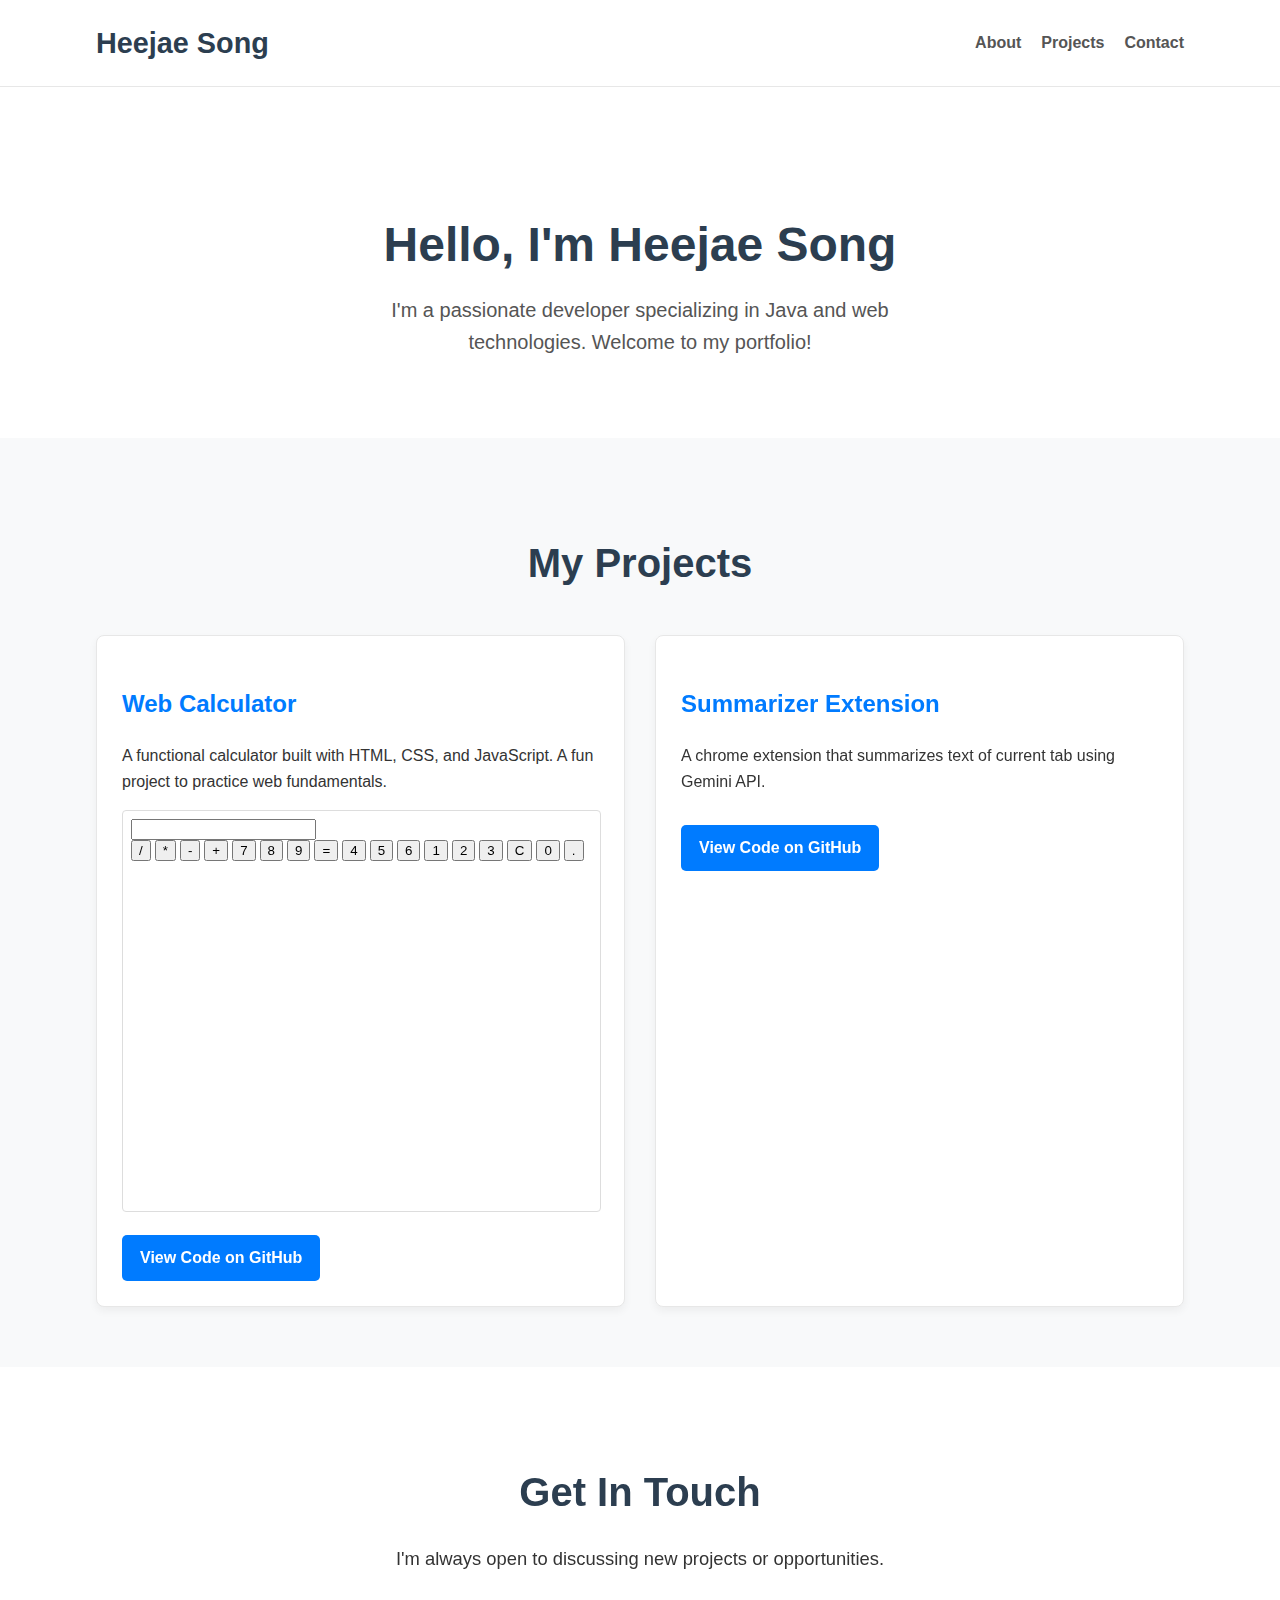
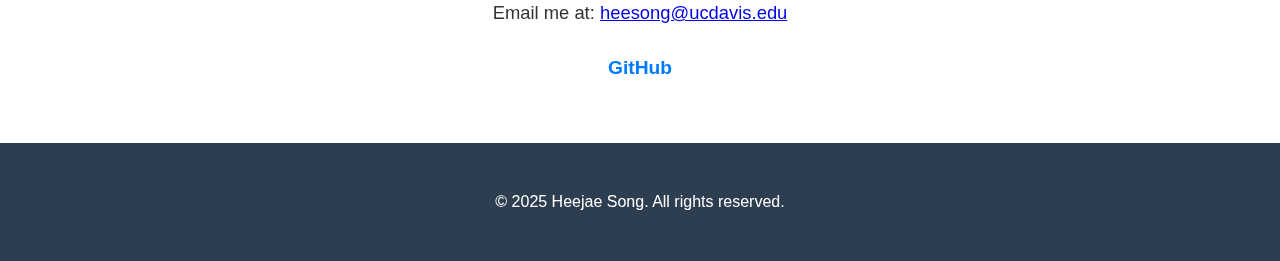
<file: index.html>
<!DOCTYPE html>
<html lang="en">
<head>
    <meta charset="UTF-8">
    <meta name="viewport" content="width=device-width, initial-scale=1.0">
    <title>Heejae Song - Portfolio</title>
    <link rel="stylesheet" href="https://jaehee0805.github.io/style.css">
</head>
<body>

<header>
    <div class="container">
        <h1 class="logo">Heejae Song</h1>
        <nav>
            <ul>
                <li><a href="#about">About</a></li>
                <li><a href="#projects">Projects</a></li>
                <li><a href="#contact">Contact</a></li>
            </ul>
        </nav>
    </div>
</header>

<section id="about" class="hero">
    <div class="container">
        <h2>Hello, I'm Heejae Song</h2>
        <p>I'm a passionate developer specializing in Java and web technologies. Welcome to my portfolio!</p>
    </div>
</section>

<section id="projects">
    <div class="container">
        <h2>My Projects</h2>
        <div class="project-grid">

            <div class="project-card">
                <h3>Web Calculator</h3>
                <p>A functional calculator built with HTML, CSS, and JavaScript. A fun project to practice web fundamentals.</p>
                <iframe
                        src="https://jaehee0805.github.io/WebCalculator/calculator.html"
                        width="100%"
                        height="400"
                        style="border:1px solid #ddd; border-radius: 4px;">
                </iframe>
                <a href="https://github.com/jaehee0805/WebCalculator" target="_blank" class="btn">View Code on GitHub</a>
            </div>

            <div class="project-card">
                <h3>Summarizer Extension</h3>
                <p>A chrome extension that summarizes text of current tab using Gemini API.</p>
                <a href="https://github.com/jaehee0805/summarizer-ext" 
                target="_blank" class="btn">View Code on GitHub</a>
            </div>

        </div>
    </div>
</section>

<section id="contact">
    <div class="container">
        <h2>Get In Touch</h2>
        <p>I'm always open to discussing new projects or opportunities.</p>
        <p>
            Email me at: <a href="mailto:heesong@ucdavis.edu">heesong@ucdavis.edu</a>
        </p>
        <div class="social-links">
            <a href="https://github.com/jaehee0805" target="_blank">GitHub</a>
        </div>
    </div>
</section>

<footer>
    <p>&copy; 2025 Heejae Song. All rights reserved.</p>
</footer>

</body>
</html>
</file>
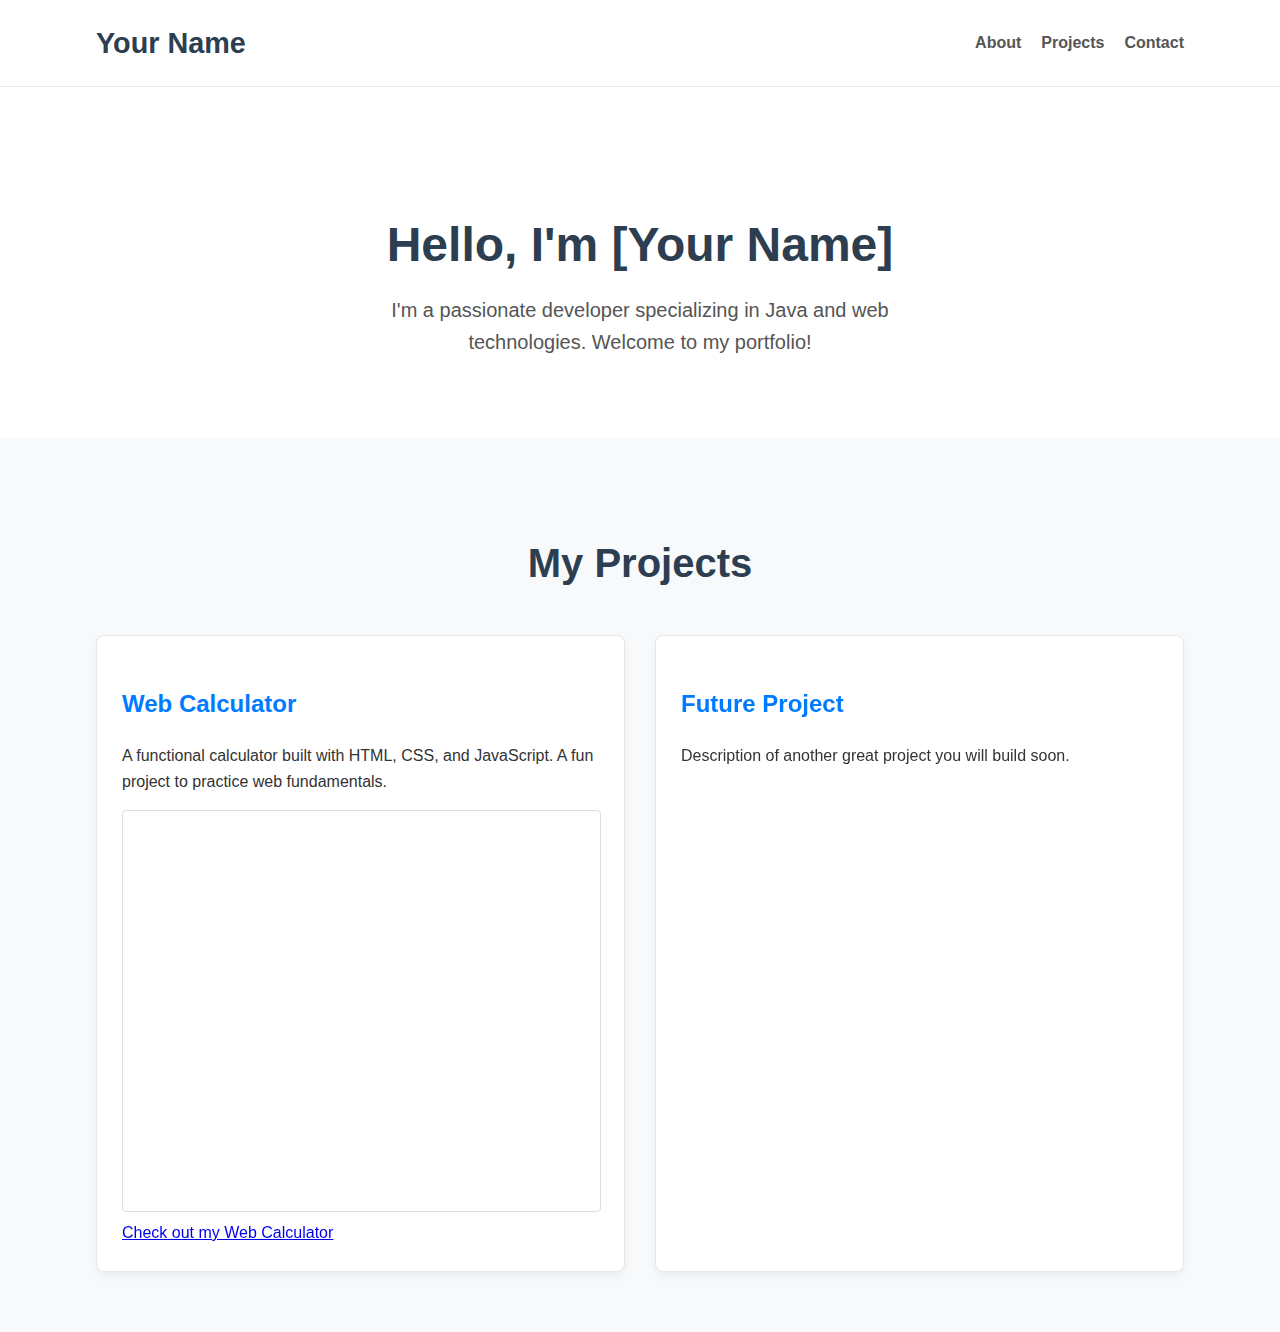
<file: .idea/index.html>
<!DOCTYPE html>
<html lang="en">
<head>
    <meta charset="UTF-8">
    <meta name="viewport" content="width=device-width, initial-scale=1.0">
    <title>Your Name - Portfolio</title>
    <link rel="stylesheet" href="style.css">
</head>
<body>

<header>
    <div class="container">
        <h1 class="logo">Your Name</h1>
        <nav>
            <ul>
                <li><a href="#about">About</a></li>
                <li><a href="#projects">Projects</a></li>
                <li><a href="#contact">Contact</a></li>
            </ul>
        </nav>
    </div>
</header>

<section id="about" class="hero">
    <div class="container">
        <h2>Hello, I'm [Your Name]</h2>
        <p>I'm a passionate developer specializing in Java and web technologies. Welcome to my portfolio!</p>
    </div>
</section>

<section id="projects">
    <div class="container">
        <h2>My Projects</h2>
        <div class="project-grid">

            <div class="project-card">
                <h3>Web Calculator</h3>
                <p>A functional calculator built with HTML, CSS, and JavaScript. A fun project to practice web fundamentals.</p>
                <iframe
                        src="https://jaehee0805.github.io/WebCalculator/"
                        width="100%"
                        height="400"
                        style="border:1px solid #ddd; border-radius: 4px;">
                </iframe>
                <a href="https://jaehee0805.github.io/WebCalculator" target="_blank">
                    Check out my Web Calculator
                </a>
            </div>

            <div class="project-card">
                <h3>Future Project</h3>
                <p>Description of another great project you will build soon.</p>
</file>
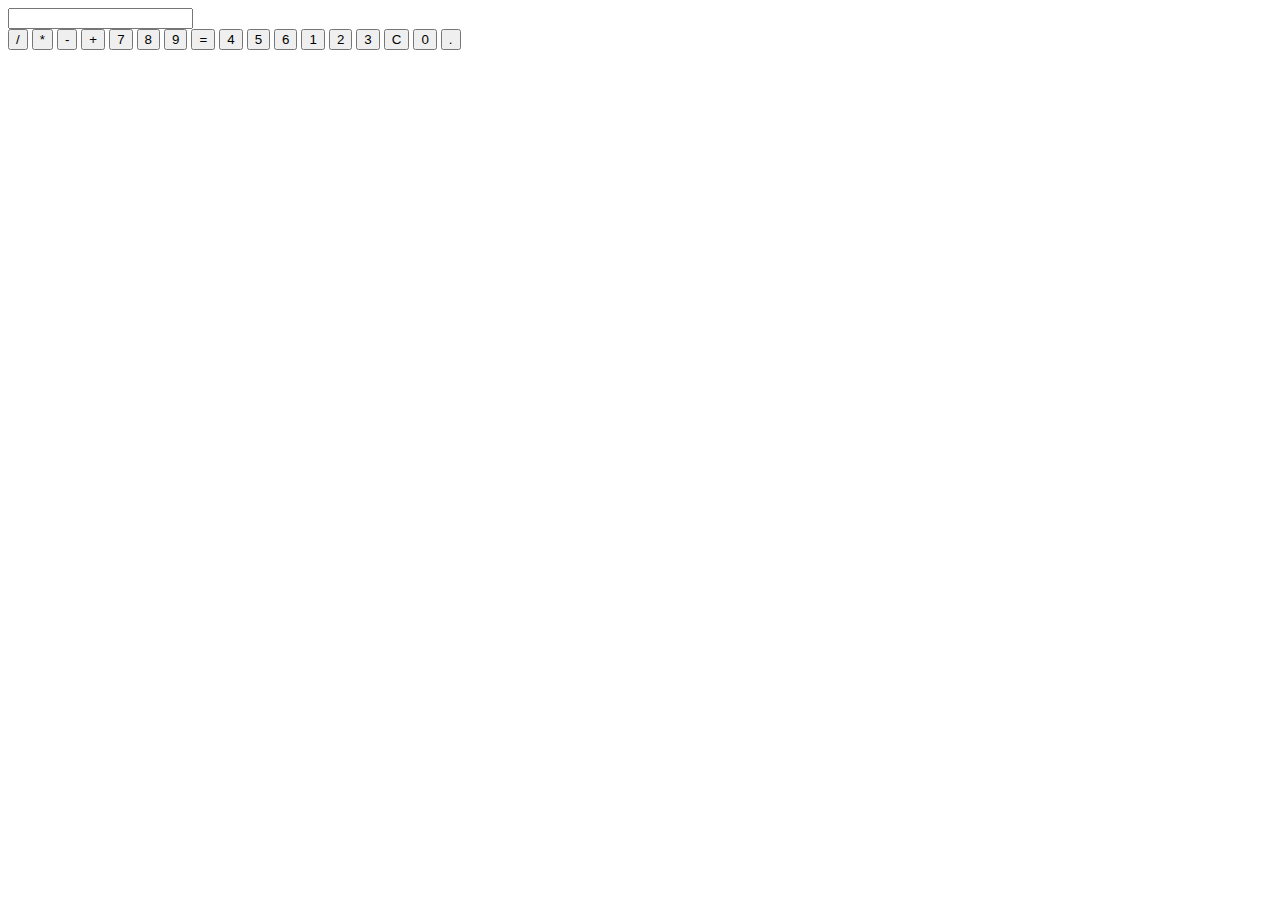
<file: WebCalculator/calculator.html>
<!DOCTYPE html>
<html lang="en">
<head>
    <meta charset="UTF-8">
    <meta name="viewport" content="width=device-width, initial-scale=1.0">
    <title>Web Calculator</title>
    <link rel="stylesheet" src="calc_style.css">
</head>
<body>
<div class="calculator">
    <input type="text" id="display" readonly>

    <div class="buttons">
        <button class="op">/</button>
        <button class="op">*</button>
        <button class="op">-</button>
        <button class="op">+</button>

        <button>7</button>
        <button>8</button>
        <button>9</button>
        <button id="btn-equals" rowspan="3">=</button>

        <button>4</button>
        <button>5</button>
        <button>6</button>

        <button>1</button>
        <button>2</button>
        <button>3</button>

        <button id="btn-clear">C</button>
        <button>0</button>
        <button>.</button>
    </div>
</div>

<script src="script.js"></script>
</body>
</html>
</file>
<file: .idea/style.css>
/* --- Global Styles --- */
body {
    font-family: -apple-system, BlinkMacSystemFont, "Segoe UI", Roboto, Helvetica, Arial, sans-serif;
    line-height: 1.6;
    background-color: #f8f9fa;
    color: #333;
    margin: 0;
    padding: 0;
}

.container {
    width: 85%;
    max-width: 1100px;
    margin: 0 auto;
    padding: 0 20px;
}

section {
    padding: 60px 0;
}

h1, h2, h3 {
    margin-bottom: 20px;
}

h2 {
    text-align: center;
    font-size: 2.5rem;
    color: #2c3e50;
}

/* --- Header & Navigation --- */
header {
    background-color: #fff;
    padding: 20px 0;
    border-bottom: 1px solid #e7e7e7;
    position: sticky;
    top: 0;
    z-index: 100;
}

header .container {
    display: flex;
    justify-content: space-between;
    align-items: center;
}

header .logo {
    font-size: 1.8rem;
    color: #2c3e50;
    margin: 0;
}

header nav ul {
    list-style: none;
    margin: 0;
    padding: 0;
    display: flex;
}

header nav li {
    margin-left: 20px;
}

header nav a {
    text-decoration: none;
    color: #555;
    font-weight: bold;
    font-size: 1rem;
}

header nav a:hover {
    color: #007bff;
}

/* --- Hero (About) Section --- */
.hero {
    background-color: #fff;
    text-align: center;
    padding: 80px 0;
}

.hero h2 {
    font-size: 3rem;
    margin-bottom: 10px;
}

.hero p {
    font-size: 1.25rem;
    color: #555;
    max-width: 600px;
    margin: 0 auto;
}

/* --- Projects Section --- */
.project-grid {
    display: grid;
    grid-template-columns: repeat(auto-fit, minmax(300px, 1fr));
    gap: 30px;
    margin-top: 40px;
}

.project-card {
    background-color: #fff;
    border: 1px solid #e7e7e7;
    border-radius: 8px;
    box-shadow: 0 4px 8px rgba(0,0,0,0.05);
    padding: 25px;
    transition: transform 0.3s ease;
}

.project-card:hover {
    transform: translateY(-5px);
}

.project-card h3 {
    color: #007bff;
    font-size: 1.5rem;
}

.btn {
    display: inline-block;
    background-color: #007bff;
    color: #fff;
    text-decoration: none;
    padding: 10px 18px;
    border-radius: 5px;
    margin-top: 15px;
    font-weight: bold;
}

.btn:hover {
    background-color: #0056b3;
}

/* --- Contact Section --- */
#contact {
    background-color: #fff;
    text-align: center;
}

#contact p {
    font-size: 1.15rem;
    margin-bottom: 25px;
}

.social-links a {
    text-decoration: none;
    color: #007bff;
    font-size: 1.2rem;
    font-weight: bold;
    margin: 0 15px;
}

.social-links a:hover {
    text-decoration: underline;
}

/* --- Footer --- */
footer {
    text-align: center;
    padding: 30px 0;
    background-color: #2c3e50;
    color: #fff;
}
</file>
